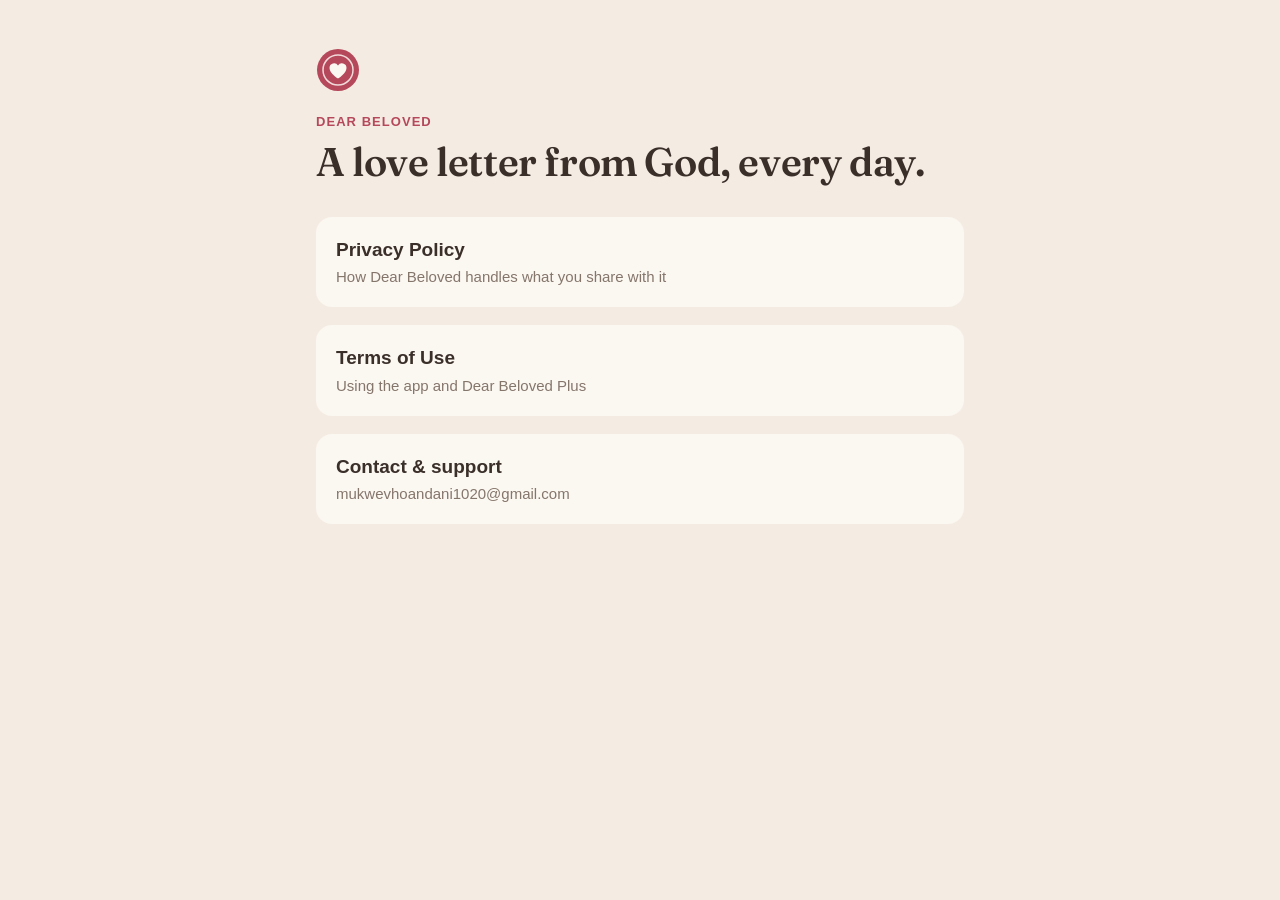
<file: index.html>
<!doctype html>
<html lang="en">
<head>
  <meta charset="utf-8">
  <meta name="viewport" content="width=device-width, initial-scale=1">
  <title>Dear Beloved</title>
  <meta name="description" content="A love letter from God, every day.">
  <meta name="color-scheme" content="light dark">
  <link rel="preconnect" href="https://fonts.googleapis.com">
  <link rel="preconnect" href="https://fonts.gstatic.com" crossorigin>
  <link rel="stylesheet" href="https://fonts.googleapis.com/css2?family=Fraunces:opsz,wght@9..144,600&display=swap">
  <link rel="stylesheet" href="style.css">
</head>
<body>
<main>
  <svg class="seal" viewBox="0 0 44 44" aria-hidden="true"><circle cx="22" cy="22" r="21" fill="#B5485A"/><circle cx="22" cy="22" r="15" fill="none" stroke="#F1DADA" stroke-width="1.5"/><path d="M22 30.5s-8.5-5.2-8.5-10.6a4.6 4.6 0 0 1 8.5-2.5 4.6 4.6 0 0 1 8.5 2.5c0 5.4-8.5 10.6-8.5 10.6z" fill="#FBF7F1"/></svg>
  <p class="app">Dear Beloved</p>
  <h1>A love letter from God, every day.</h1>
  <ul class="links">
    <li><a href="privacy/">Privacy Policy<span>How Dear Beloved handles what you share with it</span></a></li>
    <li><a href="terms/">Terms of Use<span>Using the app and Dear Beloved Plus</span></a></li>
    <li><a href="mailto:mukwevhoandani1020@gmail.com">Contact &amp; support<span>mukwevhoandani1020@gmail.com</span></a></li>
  </ul>
</main>
</body>
</html>
</file>
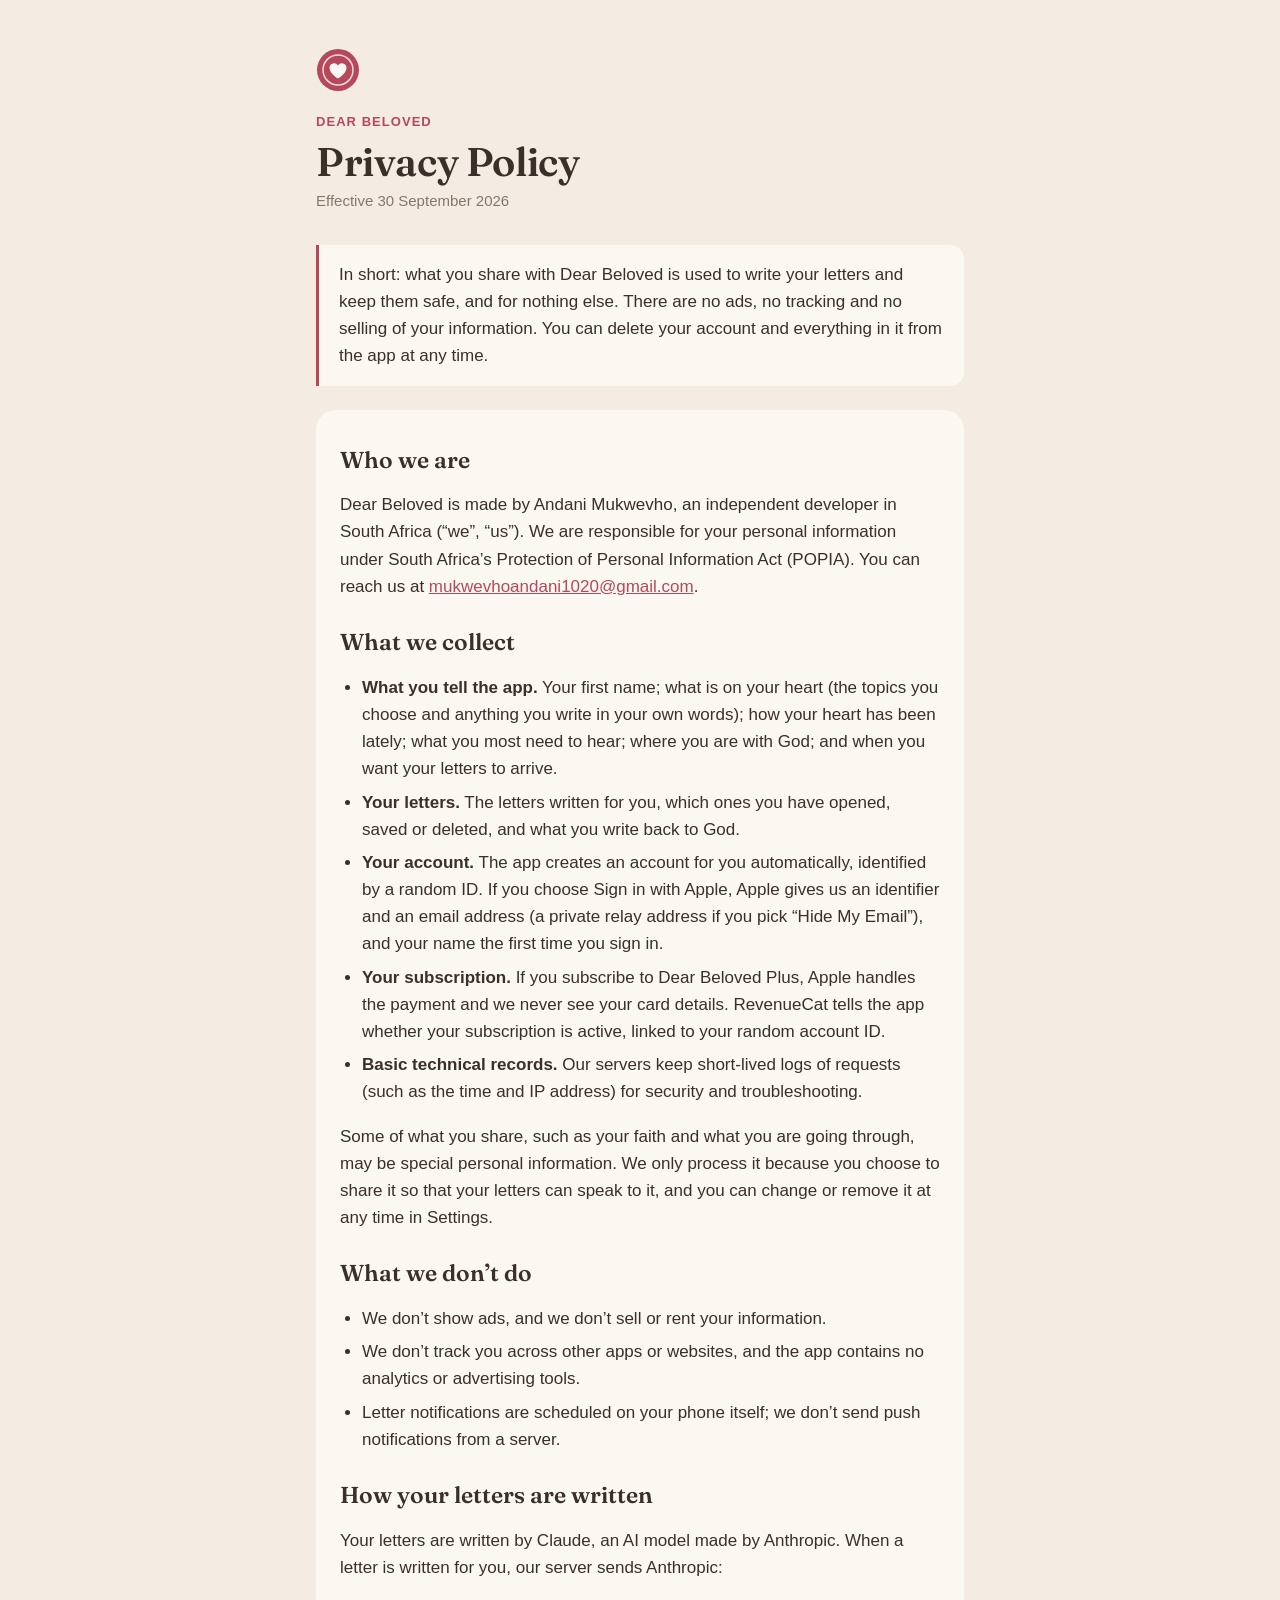
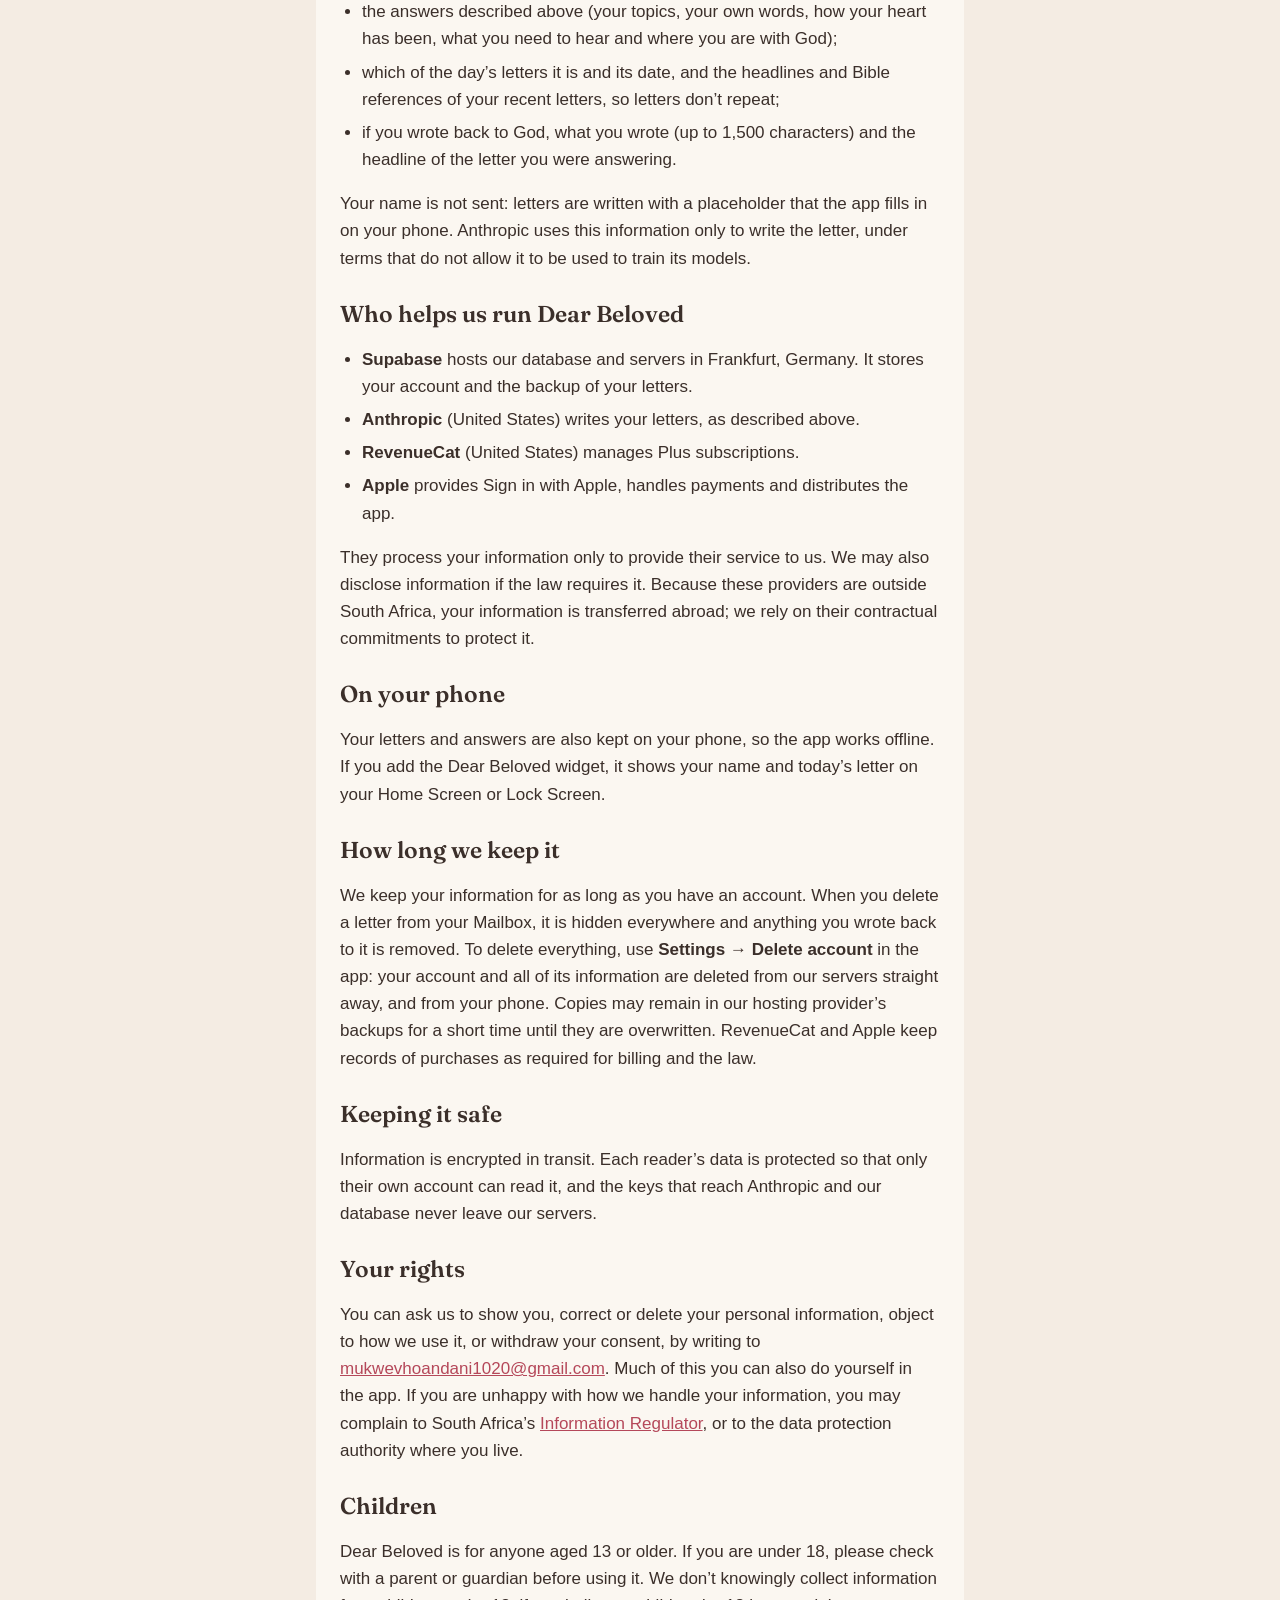
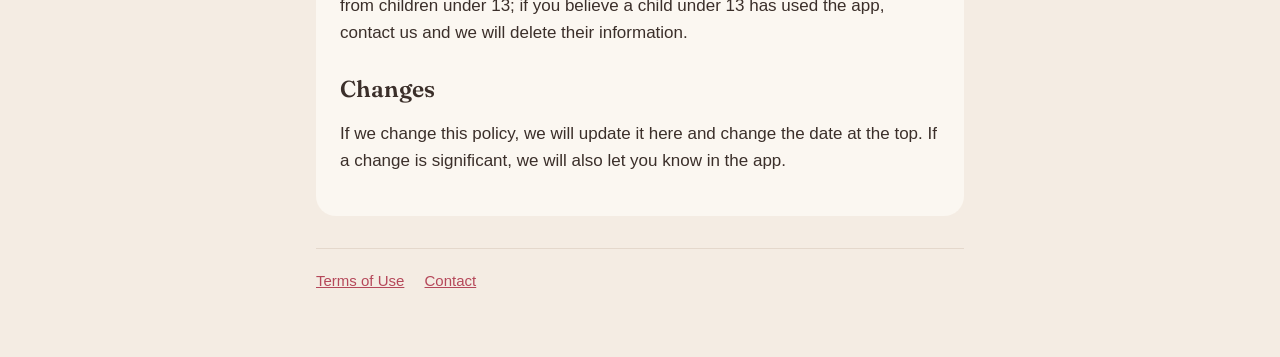
<file: privacy/index.html>
<!doctype html>
<html lang="en">
<head>
  <meta charset="utf-8">
  <meta name="viewport" content="width=device-width, initial-scale=1">
  <title>Privacy Policy · Dear Beloved</title>
  <meta name="description" content="How Dear Beloved handles what you share with it.">
  <meta name="color-scheme" content="light dark">
  <link rel="preconnect" href="https://fonts.googleapis.com">
  <link rel="preconnect" href="https://fonts.gstatic.com" crossorigin>
  <link rel="stylesheet" href="https://fonts.googleapis.com/css2?family=Fraunces:opsz,wght@9..144,600&display=swap">
  <link rel="stylesheet" href="../style.css">
</head>
<body>
<main>
  <a href="../" aria-label="Dear Beloved"><svg class="seal" viewBox="0 0 44 44" aria-hidden="true"><circle cx="22" cy="22" r="21" fill="#B5485A"/><circle cx="22" cy="22" r="15" fill="none" stroke="#F1DADA" stroke-width="1.5"/><path d="M22 30.5s-8.5-5.2-8.5-10.6a4.6 4.6 0 0 1 8.5-2.5 4.6 4.6 0 0 1 8.5 2.5c0 5.4-8.5 10.6-8.5 10.6z" fill="#FBF7F1"/></svg></a>
  <p class="app">Dear Beloved</p>
  <h1>Privacy Policy</h1>
  <p class="updated">Effective 30 September 2026</p>

  <p class="summary">In short: what you share with Dear Beloved is used to write your letters and keep them safe, and for nothing else. There are no ads, no tracking and no selling of your information. You can delete your account and everything in it from the app at any time.</p>

  <div class="card">
    <h2>Who we are</h2>
    <p>Dear Beloved is made by Andani Mukwevho, an independent developer in South Africa (“we”, “us”). We are responsible for your personal information under South Africa’s Protection of Personal Information Act (POPIA). You can reach us at <a href="mailto:mukwevhoandani1020@gmail.com">mukwevhoandani1020@gmail.com</a>.</p>

    <h2>What we collect</h2>
    <ul>
      <li><strong>What you tell the app.</strong> Your first name; what is on your heart (the topics you choose and anything you write in your own words); how your heart has been lately; what you most need to hear; where you are with God; and when you want your letters to arrive.</li>
      <li><strong>Your letters.</strong> The letters written for you, which ones you have opened, saved or deleted, and what you write back to God.</li>
      <li><strong>Your account.</strong> The app creates an account for you automatically, identified by a random ID. If you choose Sign in with Apple, Apple gives us an identifier and an email address (a private relay address if you pick “Hide My Email”), and your name the first time you sign in.</li>
      <li><strong>Your subscription.</strong> If you subscribe to Dear Beloved Plus, Apple handles the payment and we never see your card details. RevenueCat tells the app whether your subscription is active, linked to your random account ID.</li>
      <li><strong>Basic technical records.</strong> Our servers keep short-lived logs of requests (such as the time and IP address) for security and troubleshooting.</li>
    </ul>
    <p>Some of what you share, such as your faith and what you are going through, may be special personal information. We only process it because you choose to share it so that your letters can speak to it, and you can change or remove it at any time in Settings.</p>

    <h2>What we don’t do</h2>
    <ul>
      <li>We don’t show ads, and we don’t sell or rent your information.</li>
      <li>We don’t track you across other apps or websites, and the app contains no analytics or advertising tools.</li>
      <li>Letter notifications are scheduled on your phone itself; we don’t send push notifications from a server.</li>
    </ul>

    <h2>How your letters are written</h2>
    <p>Your letters are written by Claude, an AI model made by Anthropic. When a letter is written for you, our server sends Anthropic:</p>
    <ul>
      <li>the answers described above (your topics, your own words, how your heart has been, what you need to hear and where you are with God);</li>
      <li>which of the day’s letters it is and its date, and the headlines and Bible references of your recent letters, so letters don’t repeat;</li>
      <li>if you wrote back to God, what you wrote (up to 1,500 characters) and the headline of the letter you were answering.</li>
    </ul>
    <p>Your name is not sent: letters are written with a placeholder that the app fills in on your phone. Anthropic uses this information only to write the letter, under terms that do not allow it to be used to train its models.</p>

    <h2>Who helps us run Dear Beloved</h2>
    <ul>
      <li><strong>Supabase</strong> hosts our database and servers in Frankfurt, Germany. It stores your account and the backup of your letters.</li>
      <li><strong>Anthropic</strong> (United States) writes your letters, as described above.</li>
      <li><strong>RevenueCat</strong> (United States) manages Plus subscriptions.</li>
      <li><strong>Apple</strong> provides Sign in with Apple, handles payments and distributes the app.</li>
    </ul>
    <p>They process your information only to provide their service to us. We may also disclose information if the law requires it. Because these providers are outside South Africa, your information is transferred abroad; we rely on their contractual commitments to protect it.</p>

    <h2>On your phone</h2>
    <p>Your letters and answers are also kept on your phone, so the app works offline. If you add the Dear Beloved widget, it shows your name and today’s letter on your Home Screen or Lock Screen.</p>

    <h2>How long we keep it</h2>
    <p>We keep your information for as long as you have an account. When you delete a letter from your Mailbox, it is hidden everywhere and anything you wrote back to it is removed. To delete everything, use <strong>Settings → Delete account</strong> in the app: your account and all of its information are deleted from our servers straight away, and from your phone. Copies may remain in our hosting provider’s backups for a short time until they are overwritten. RevenueCat and Apple keep records of purchases as required for billing and the law.</p>

    <h2>Keeping it safe</h2>
    <p>Information is encrypted in transit. Each reader’s data is protected so that only their own account can read it, and the keys that reach Anthropic and our database never leave our servers.</p>

    <h2>Your rights</h2>
    <p>You can ask us to show you, correct or delete your personal information, object to how we use it, or withdraw your consent, by writing to <a href="mailto:mukwevhoandani1020@gmail.com">mukwevhoandani1020@gmail.com</a>. Much of this you can also do yourself in the app. If you are unhappy with how we handle your information, you may complain to South Africa’s <a href="https://inforegulator.org.za">Information Regulator</a>, or to the data protection authority where you live.</p>

    <h2>Children</h2>
    <p>Dear Beloved is for anyone aged 13 or older. If you are under 18, please check with a parent or guardian before using it. We don’t knowingly collect information from children under 13; if you believe a child under 13 has used the app, contact us and we will delete their information.</p>

    <h2>Changes</h2>
    <p>If we change this policy, we will update it here and change the date at the top. If a change is significant, we will also let you know in the app.</p>
  </div>

  <footer>
    <a href="../terms/">Terms of Use</a>
    <a href="mailto:mukwevhoandani1020@gmail.com">Contact</a>
  </footer>
</main>
</body>
</html>
</file>
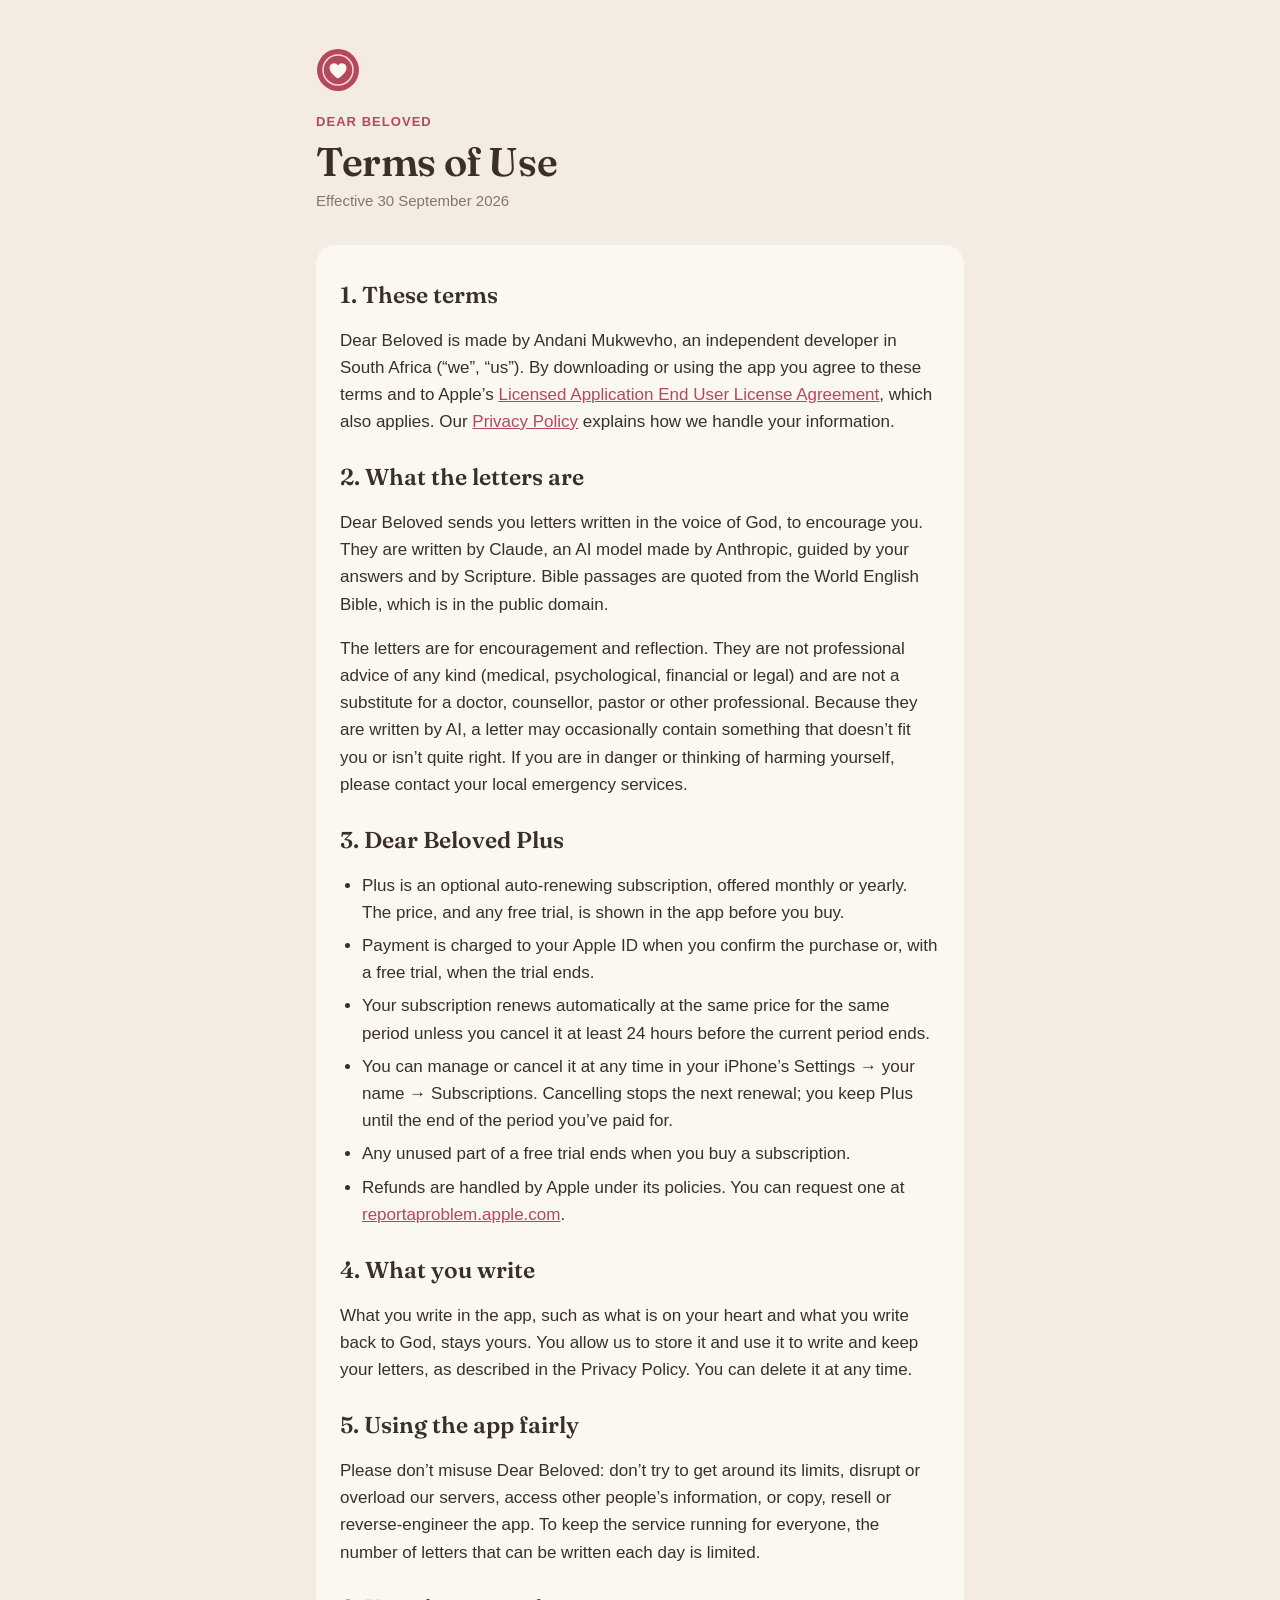
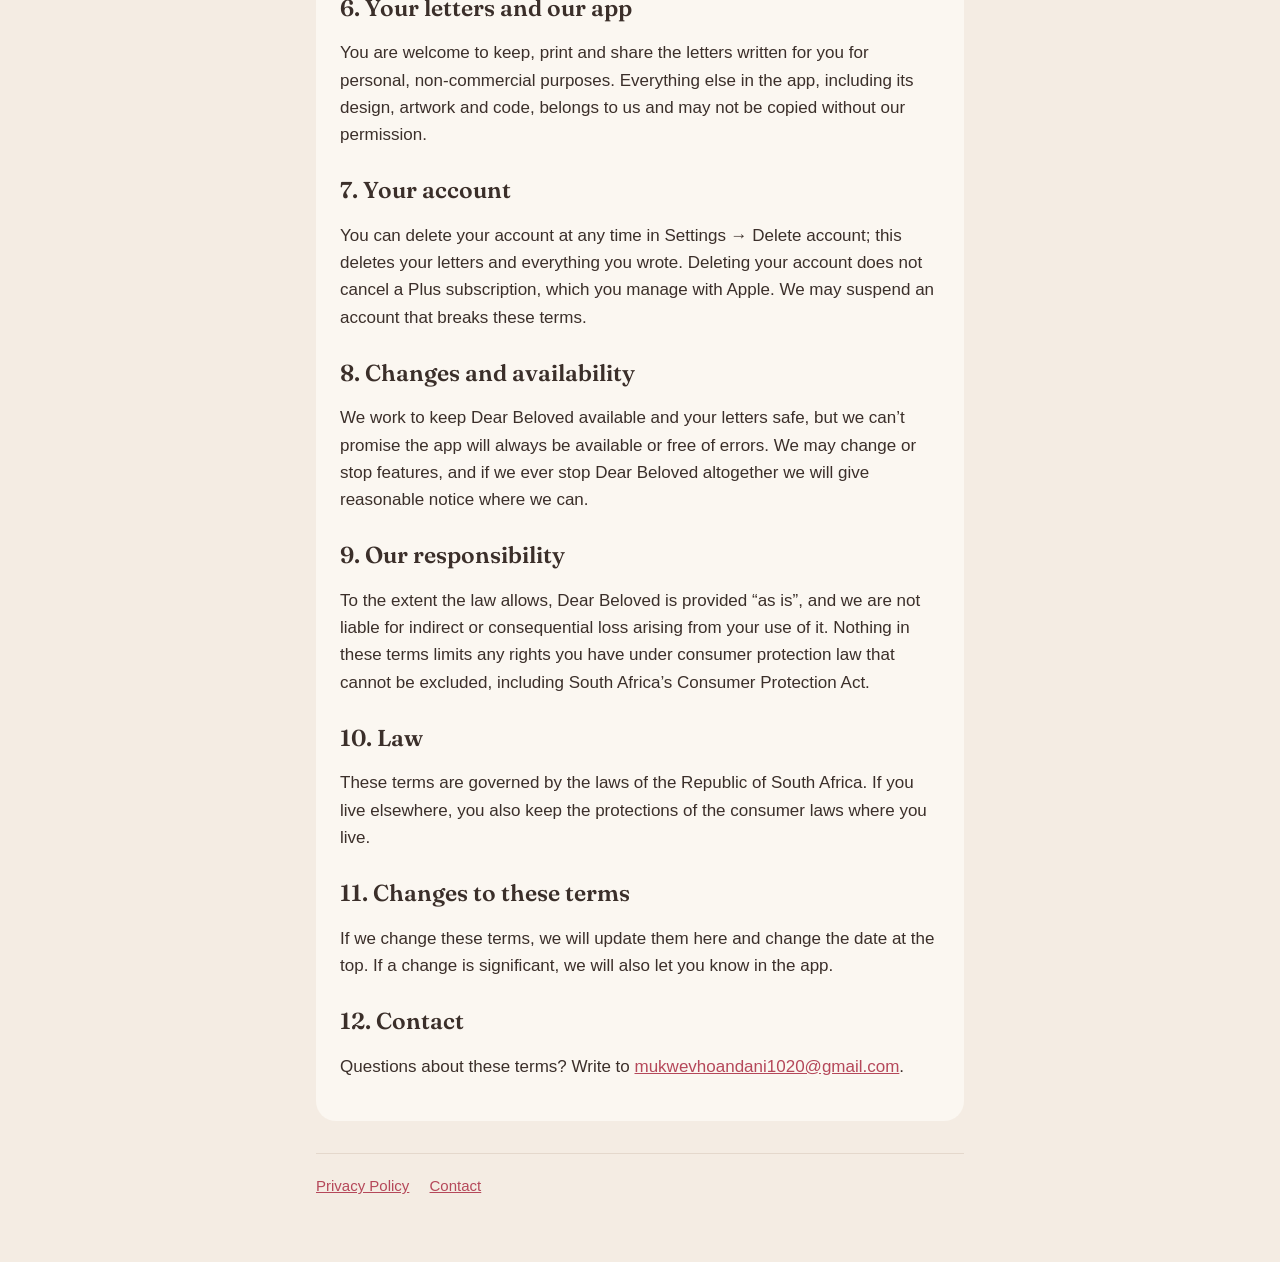
<file: terms/index.html>
<!doctype html>
<html lang="en">
<head>
  <meta charset="utf-8">
  <meta name="viewport" content="width=device-width, initial-scale=1">
  <title>Terms of Use · Dear Beloved</title>
  <meta name="description" content="The terms for using Dear Beloved and Dear Beloved Plus.">
  <meta name="color-scheme" content="light dark">
  <link rel="preconnect" href="https://fonts.googleapis.com">
  <link rel="preconnect" href="https://fonts.gstatic.com" crossorigin>
  <link rel="stylesheet" href="https://fonts.googleapis.com/css2?family=Fraunces:opsz,wght@9..144,600&display=swap">
  <link rel="stylesheet" href="../style.css">
</head>
<body>
<main>
  <a href="../" aria-label="Dear Beloved"><svg class="seal" viewBox="0 0 44 44" aria-hidden="true"><circle cx="22" cy="22" r="21" fill="#B5485A"/><circle cx="22" cy="22" r="15" fill="none" stroke="#F1DADA" stroke-width="1.5"/><path d="M22 30.5s-8.5-5.2-8.5-10.6a4.6 4.6 0 0 1 8.5-2.5 4.6 4.6 0 0 1 8.5 2.5c0 5.4-8.5 10.6-8.5 10.6z" fill="#FBF7F1"/></svg></a>
  <p class="app">Dear Beloved</p>
  <h1>Terms of Use</h1>
  <p class="updated">Effective 30 September 2026</p>

  <div class="card">
    <h2>1. These terms</h2>
    <p>Dear Beloved is made by Andani Mukwevho, an independent developer in South Africa (“we”, “us”). By downloading or using the app you agree to these terms and to Apple’s <a href="https://www.apple.com/legal/internet-services/itunes/dev/stdeula/">Licensed Application End User License Agreement</a>, which also applies. Our <a href="../privacy/">Privacy Policy</a> explains how we handle your information.</p>

    <h2>2. What the letters are</h2>
    <p>Dear Beloved sends you letters written in the voice of God, to encourage you. They are written by Claude, an AI model made by Anthropic, guided by your answers and by Scripture. Bible passages are quoted from the World English Bible, which is in the public domain.</p>
    <p>The letters are for encouragement and reflection. They are not professional advice of any kind (medical, psychological, financial or legal) and are not a substitute for a doctor, counsellor, pastor or other professional. Because they are written by AI, a letter may occasionally contain something that doesn’t fit you or isn’t quite right. If you are in danger or thinking of harming yourself, please contact your local emergency services.</p>

    <h2>3. Dear Beloved Plus</h2>
    <ul>
      <li>Plus is an optional auto-renewing subscription, offered monthly or yearly. The price, and any free trial, is shown in the app before you buy.</li>
      <li>Payment is charged to your Apple ID when you confirm the purchase or, with a free trial, when the trial ends.</li>
      <li>Your subscription renews automatically at the same price for the same period unless you cancel it at least 24 hours before the current period ends.</li>
      <li>You can manage or cancel it at any time in your iPhone’s Settings → your name → Subscriptions. Cancelling stops the next renewal; you keep Plus until the end of the period you’ve paid for.</li>
      <li>Any unused part of a free trial ends when you buy a subscription.</li>
      <li>Refunds are handled by Apple under its policies. You can request one at <a href="https://reportaproblem.apple.com">reportaproblem.apple.com</a>.</li>
    </ul>

    <h2>4. What you write</h2>
    <p>What you write in the app, such as what is on your heart and what you write back to God, stays yours. You allow us to store it and use it to write and keep your letters, as described in the Privacy Policy. You can delete it at any time.</p>

    <h2>5. Using the app fairly</h2>
    <p>Please don’t misuse Dear Beloved: don’t try to get around its limits, disrupt or overload our servers, access other people’s information, or copy, resell or reverse-engineer the app. To keep the service running for everyone, the number of letters that can be written each day is limited.</p>

    <h2>6. Your letters and our app</h2>
    <p>You are welcome to keep, print and share the letters written for you for personal, non-commercial purposes. Everything else in the app, including its design, artwork and code, belongs to us and may not be copied without our permission.</p>

    <h2>7. Your account</h2>
    <p>You can delete your account at any time in Settings → Delete account; this deletes your letters and everything you wrote. Deleting your account does not cancel a Plus subscription, which you manage with Apple. We may suspend an account that breaks these terms.</p>

    <h2>8. Changes and availability</h2>
    <p>We work to keep Dear Beloved available and your letters safe, but we can’t promise the app will always be available or free of errors. We may change or stop features, and if we ever stop Dear Beloved altogether we will give reasonable notice where we can.</p>

    <h2>9. Our responsibility</h2>
    <p>To the extent the law allows, Dear Beloved is provided “as is”, and we are not liable for indirect or consequential loss arising from your use of it. Nothing in these terms limits any rights you have under consumer protection law that cannot be excluded, including South Africa’s Consumer Protection Act.</p>

    <h2>10. Law</h2>
    <p>These terms are governed by the laws of the Republic of South Africa. If you live elsewhere, you also keep the protections of the consumer laws where you live.</p>

    <h2>11. Changes to these terms</h2>
    <p>If we change these terms, we will update them here and change the date at the top. If a change is significant, we will also let you know in the app.</p>

    <h2>12. Contact</h2>
    <p>Questions about these terms? Write to <a href="mailto:mukwevhoandani1020@gmail.com">mukwevhoandani1020@gmail.com</a>.</p>
  </div>

  <footer>
    <a href="../privacy/">Privacy Policy</a>
    <a href="mailto:mukwevhoandani1020@gmail.com">Contact</a>
  </footer>
</main>
</body>
</html>
</file>
<file: style.css>
:root {
  --background: #f4ece3;
  --paper: #fbf7f1;
  --ink: #3b2f2a;
  --ink-secondary: #85766c;
  --hairline: #e4d8cc;
  --accent: #b5485a;
}

@media (prefers-color-scheme: dark) {
  :root {
    --background: #1b1613;
    --paper: #26201c;
    --ink: #f3eae0;
    --ink-secondary: #ae9e92;
    --hairline: #3a312b;
    --accent: #d0697a;
  }
}

* {
  box-sizing: border-box;
}

html {
  -webkit-text-size-adjust: 100%;
}

body {
  margin: 0;
  background: var(--background);
  color: var(--ink);
  font: 17px/1.6 -apple-system, BlinkMacSystemFont, 'Segoe UI', Roboto, Helvetica, Arial, sans-serif;
}

main {
  max-width: 680px;
  margin: 0 auto;
  padding: 48px 16px 64px;
}

.seal {
  display: block;
  width: 44px;
  height: 44px;
  margin-bottom: 20px;
}

.app {
  margin: 0;
  color: var(--accent);
  font-size: 13px;
  font-weight: 700;
  letter-spacing: 0.08em;
  text-transform: uppercase;
}

h1 {
  margin: 6px 0 4px;
  font-family: 'Fraunces', Georgia, 'Times New Roman', serif;
  font-size: 40px;
  font-weight: 600;
  line-height: 1.15;
  letter-spacing: -0.01em;
}

.updated {
  margin: 0 0 32px;
  color: var(--ink-secondary);
  font-size: 15px;
}

.card {
  background: var(--paper);
  border-radius: 20px;
  padding: 8px 24px 24px;
}

h2 {
  margin: 28px 0 8px;
  font-family: 'Fraunces', Georgia, 'Times New Roman', serif;
  font-size: 23px;
  font-weight: 600;
  line-height: 1.25;
}

p,
li {
  overflow-wrap: anywhere;
}

ul {
  padding-left: 22px;
}

li + li {
  margin-top: 6px;
}

a {
  color: var(--accent);
}

.summary {
  margin: 0 0 24px;
  padding: 16px 20px;
  border-left: 3px solid var(--accent);
  background: var(--paper);
  border-radius: 0 14px 14px 0;
}

footer {
  margin-top: 32px;
  padding-top: 20px;
  border-top: 1px solid var(--hairline);
  color: var(--ink-secondary);
  font-size: 15px;
}

footer a + a {
  margin-left: 16px;
}

.links {
  display: grid;
  gap: 12px;
  margin: 32px 0 0;
  padding: 0;
  list-style: none;
}

.links a {
  display: block;
  padding: 18px 20px;
  background: var(--paper);
  border-radius: 16px;
  color: var(--ink);
  font-size: 19px;
  font-weight: 600;
  text-decoration: none;
}

.links a span {
  display: block;
  color: var(--ink-secondary);
  font-size: 15px;
  font-weight: 400;
}

@media (max-width: 480px) {
  main {
    padding-top: 32px;
  }

  h1 {
    font-size: 32px;
  }

  .card {
    padding: 4px 18px 20px;
  }
}
</file>
